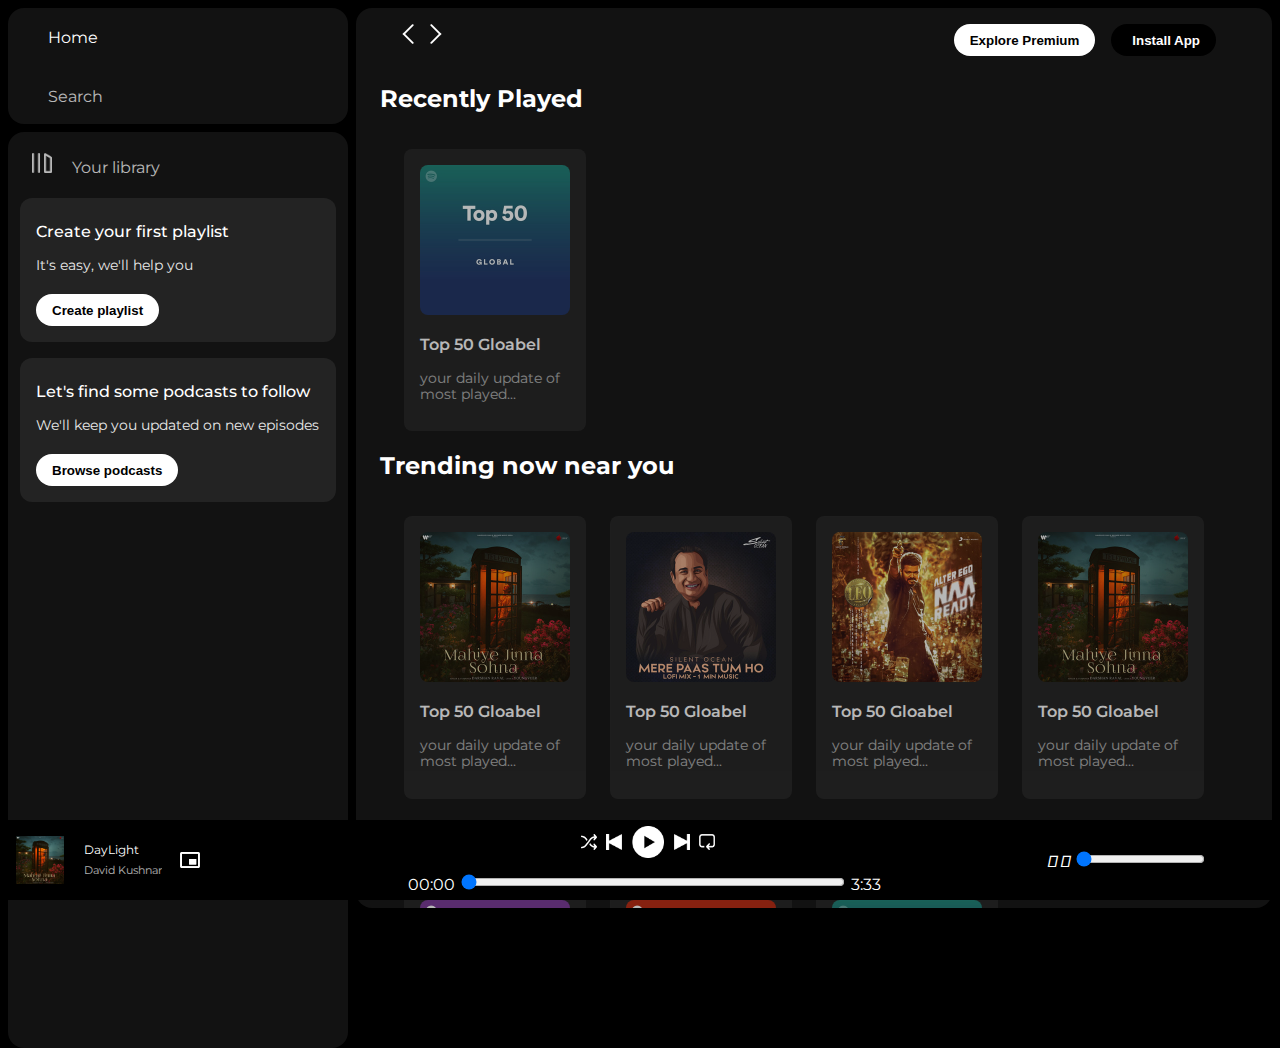
<file: spotify clone/index.html>
<!DOCTYPE html>
<html lang="en">
<head>
    <meta charset="UTF-8">
    <meta name="viewport" content="width=device-width, initial-scale=1.0">
    <title>Spotify - Web Player: Music for everyone</title>
    <link rel="icon" href="assets/logo.png">
    <!-- font awsome -->
    <link rel="stylesheet" href="https://cdnjs.cloudflare.com/ajax/libs/font-awesome/6.6.0/css/all.min.css" integrity="sha512-Kc323vGBEqzTmouAECnVceyQqyqdsSiqLQISBL29aUW4U/M7pSPA/gEUZQqv1cwx4OnYxTxve5UMg5GT6L4JJg==" crossorigin="anonymous" referrerpolicy="no-referrer" />
    <!-- google fonts :- montserrat -->
    <link rel="preconnect" href="https://fonts.googleapis.com">
    <link rel="preconnect" href="https://fonts.gstatic.com" crossorigin>
    <link href="https://fonts.googleapis.com/css2?family=Montserrat:ital,wght@0,100..900;1,100..900&display=swap" rel="stylesheet">
    <!-- defined style -->
     <link rel="stylesheet" href="style.css">
</head>
<body>
    <div class="main">
        <div class="sidebar">
            <div class="nav">
                <div class="nav-options" style="opacity: 1;">
                    <i class="fa-solid fa-house"></i>
                    <a href="index.html">Home</a>
                </div>
                <div class="nav-options">
                    <i class="fa-solid fa-magnifying-glass"></i>
                    <a href="index.html">Search</a>
                </div>
            </div>
            <div class="library">
                <div class="options">
                    <div class="lib-options nav-options">
                        <img src="assets/library_icon.png" >
                        <a href="index.html">Your library</a>
                    </div>
                    <div class="icons">
                        <i class="fa-solid fa-plus"></i>
                        <i class="fa-solid fa-arrow-right"></i>
                    </div> 
                </div>
                <div class="lib-box">
                        <div class="box">
                            <p class="p-1">Create your first playlist</p>
                            <p class="p-2">It's easy, we'll help you</p>
                            <button class="badge">Create playlist</button>
                        </div>
                        <div class="box">
                            <p class="p-1">Let's find some podcasts to follow</p>
                            <p class="p-2">We'll keep you updated on new episodes</p>
                            <button class="badge">Browse podcasts</button>
                        </div>
                </div>
            </div>
        </div>
        <div class="main-content">
            <div class="sticky-nav">
                <div class="sticky-nav-icons">
                    <img src="assets/backward_icon.png">
                    <img src="assets/forward_icon.png" class="hideit">
                </div>
                <div class="sticky-nav-downloads">
                    <button class="badge options-mar hideit">Explore Premium</button>
                    <button class="badge options-mar dark-badge"><i class="fa-regular fa-circle-down" style="margin-right: 5px;"></i>Install App</button>
                    <i class="fa-regular fa-user options-mar"></i>
                </div>
            </div>


            <h2>Recently Played</h2>
                <div class="container">
                    <div class="card">
                        <img src="assets/card1img.jpeg">
                        <p class="card-title">Top 50 Gloabel</p>
                        <p class="card-info">your daily update of most played...</p>
                    </div>
                </div>

                <h2>Trending now near you</h2>
                <div class="container">
                    <div class="card">
                        <img src="assets/card2img.jpeg">
                        <p class="card-title">Top 50 Gloabel</p>
                        <p class="card-info">your daily update of most played...</p>
                    </div>
                    <div class="card">
                        <img src="assets/card3img.jpeg">
                        <p class="card-title">Top 50 Gloabel</p>
                        <p class="card-info">your daily update of most played...</p>
                    </div>
                    <div class="card">
                        <img src="assets/card4img.jpeg">
                        <p class="card-title">Top 50 Gloabel</p>
                        <p class="card-info">your daily update of most played...</p>
                    </div>
                    <div class="card">
                        <img src="assets/card2img.jpeg">
                        <p class="card-title">Top 50 Gloabel</p>
                        <p class="card-info">your daily update of most played...</p>
                    </div>
                </div>

                <h2>Fetured Chart</h2>
                <div class="container">
                    <div class="card">
                        <img src="assets/card5img.jpeg">
                        <p class="card-title">Top Songs -...</p>
                        <p class="card-info">your daily update of most played...</p>
                    </div>
                    <div class="card">
                        <img src="assets/card6img.jpeg">
                        <p class="card-title">Top Song-India</p>
                        <p class="card-info">your daily update of most played...</p>
                    </div>
                    <div class="card">
                        <img src="assets/card1img.jpeg">
                        <p class="card-title">Top 50 Gloabel</p>
                        <p class="card-info">your daily update of most played...</p>
                    </div>
                </div>
                <div class="footer">
                    <div class="line"></div>
                </div>

        </div>
        <div class="music-player">
            <div class="song-info">
                <img src="assets/card2img.jpeg">
                <div class="song-singer">
                <p class="song-name">DayLight</p>
                <p class="singer">David Kushnar</p>
                </div>
                <i class="fa-regular fa-heart "></i>
                <svg height="2rem" version="1.1" viewBox="0 0 36 36" width="2rem"><use class="ytp-svg-shadow" xlink:href="#ytp-id-20"></use><path d="M25,17 L17,17 L17,23 L25,23 L25,17 L25,17 Z M29,25 L29,10.98 C29,9.88 28.1,9 27,9 L9,9 C7.9,9 7,9.88 7,10.98 L7,25 C7,26.1 7.9,27 9,27 L27,27 C28.1,27 29,26.1 29,25 L29,25 Z M27,25.02 L9,25.02 L9,10.97 L27,10.97 L27,25.02 L27,25.02 Z" fill="#fff" id="ytp-id-20"></path></svg>
            </div>
            <div class="play">
                <div class="contro">
                    <img src="assets/player_icon1.png">
                    <img src="assets/player_icon2.png">
                    <img src="assets/player_icon3.png" style="height: 2rem;width: 2rem;">
                    <img src="assets/player_icon4.png">
                    <img src="assets/player_icon5.png">
                </div>
                <div class="progress">
                    <span>00:00</span>
                    <input type="range" value="0" min="0" max="500" step="1">
                    <span>3:33</span>
                </div>
                
            </div>
            <div class="controlls">
                <i class="fa fa-stop-circle"></i>
                <i class="fa fa-microphone"></i>
                <i class="material-icons">&#xe03d;</i>
                <i class="material-icons">&#xe32e;</i>
                <i class="fa-solid fa-volume-high"></i>
                <input type="range" value="0" min="0" max="500" step="1">
                
            </div>
        </div>
    </div>
</body>
</html>
</file>
<file: spotify clone/style.css>
body{
    font-family: 'Montserrat',sans-serif;
    margin:0;
    background-color: black;
    color: white;
    overflow: hidden;
}

.main{
    display: flex;
    height: 100vh;
    padding: 0.5rem;
}
.sidebar{
    background-color:black;
    width: 340px;
    border-radius: 1rem;
    margin-right: 0.5rem;
}
.main-content{
    background-color: #121212;
    flex: 1;
    border-radius: 1rem;
    overflow: auto;
    padding: 0 1.5rem;
}
.music-player{
    position: fixed;
    bottom: 0;
    height: 80px;
    width: 100%;
    background-color: #000000;
    display: flex;
    justify-content: space-between;
    align-items: center;
}
.nav{
    background-color: #121212;
    border-radius: 1rem;
    display: flex;
    height: 100px;
    padding: 0.5rem 0.75rem;
    flex-direction: column;
    justify-content: center;

}

.nav-options{
    line-height: 2.5rem;
    opacity: 0.7;
    padding: 0.5rem 0.75rem;
}
.nav-options:hover{
    opacity: 1;
}
a{
    text-decoration: none;
    color: #ffffff;
}

.nav-options i{
    font-size: 1.5rem;
}
.nav-options a{
    font-size: 1rem;
    margin-left: 1rem;
}

.library{
    background-color: #121212;
    border-radius: 1rem;
    height: 100%;
    margin-top: 0.5rem;
    padding: 0.5rem 0.75rem;
}
.options{
     display: flex;
     justify-content: space-between;
     align-items: center;
}
.lib-options img{
    height: 1.25rem;
    width: 1.25rem;
}

.icons{
    font-size: 1.25rem;
    display: flex;
}
.icons i{
    opacity: 0.7;
    margin: 1rem;
}
.icons i:hover{
    opacity: 1;
}

.box{
    height: 8rem;
    background-color: #232323;
    border-radius: 0.75rem;
    margin: 0.1rem 0 1rem 0;
    padding: 0.5rem 1rem;
}
.box .p-1{
    font-size: 1rem;
    font-weight: 500;
}
.box .p-2{
    font-size: 0.85rem;
    opacity: 0.9;
}
.badge{
    background-color: white;
    border: none;
    border-radius: 100px;
    padding: 0.25rem 1rem;
    font-weight: 700;
    height: 2rem;
    width: fit-content;
    margin-top: 0.5rem;
}
.badge:hover{
    cursor: pointer;
}
.sticky-nav{
    position: sticky;
    top: 0;
    background-color: #121212;
    display: flex;
    justify-content: space-between;
    align-items: center;
    padding:0.5rem 0;
    z-index: 1;
}
.sticky-nav-icons{
    padding-left: 1rem;
}
.sticky-nav-icons img{
    height: 1.5rem;
    width: 1.5rem;
}
.sticky-nav-icons img:hover{
    cursor: pointer;
}
.sticky-nav-downloads{
    display: flex;
    justify-content: center;
    align-items: center;
}

.options-mar{
    margin-right:1rem;
}
.dark-badge{
    background-color: #000;
    color: white;
}

@media (max-width:1000px){
    .hideit{
        visibility:hidden;
    }
}

.card{
    background-color: #232323;
    width: 150px;
    border-radius: 0.5rem;
    padding: 1rem;
    margin-left: 1.5rem;
    margin-top: 1rem;
    opacity: 0.7;
}
.card:hover{
    opacity: 1;
}
.card img{
    width: 100%;
    border-radius: 0.5rem;
}
.card-title{
    font-weight: 600;
}
.card-info{
    font-size: 0.85rem;
    opacity: 0.65;
}
.container{
    display: flex;
    flex-wrap: wrap;
}

.footer{
    height: 400px;
    display: flex;
    align-items: center;
    justify-content: center;
}
.line{
    width: 90%;
    border-top: 2px solid white;
    opacity: 0.5;
}

.song-info{
    width: 25%;
    display: flex;
    align-items: center;
}
.song-name{
    font-size: 0.75rem;
    opacity: 1;
}
.singer{
    font-size: 0.70rem;
    opacity: 0.7;
}
.song-singer{
    margin-top: 1rem;
    line-height: 0.5rem;
    margin:0 0.75rem;
}
.song-info img{
    padding: 0.5rem;
    width: 20%;
    height: 20%;
}
.song-info p{
    color: white;
}
.play{
    width: 50%;
}
.controlls{
    width: 25%;
}

.play .contro img{
    margin: 0 0.3rem;
    height: 1rem;
    width: 1rem;
}
.play .contro{
    display: flex;
    justify-content: center;
    align-items: center;
}
.play{
    margin: 10rem;
}
.play input{
    width: 80%;
    margin-top: 1rem;
}
</file>
